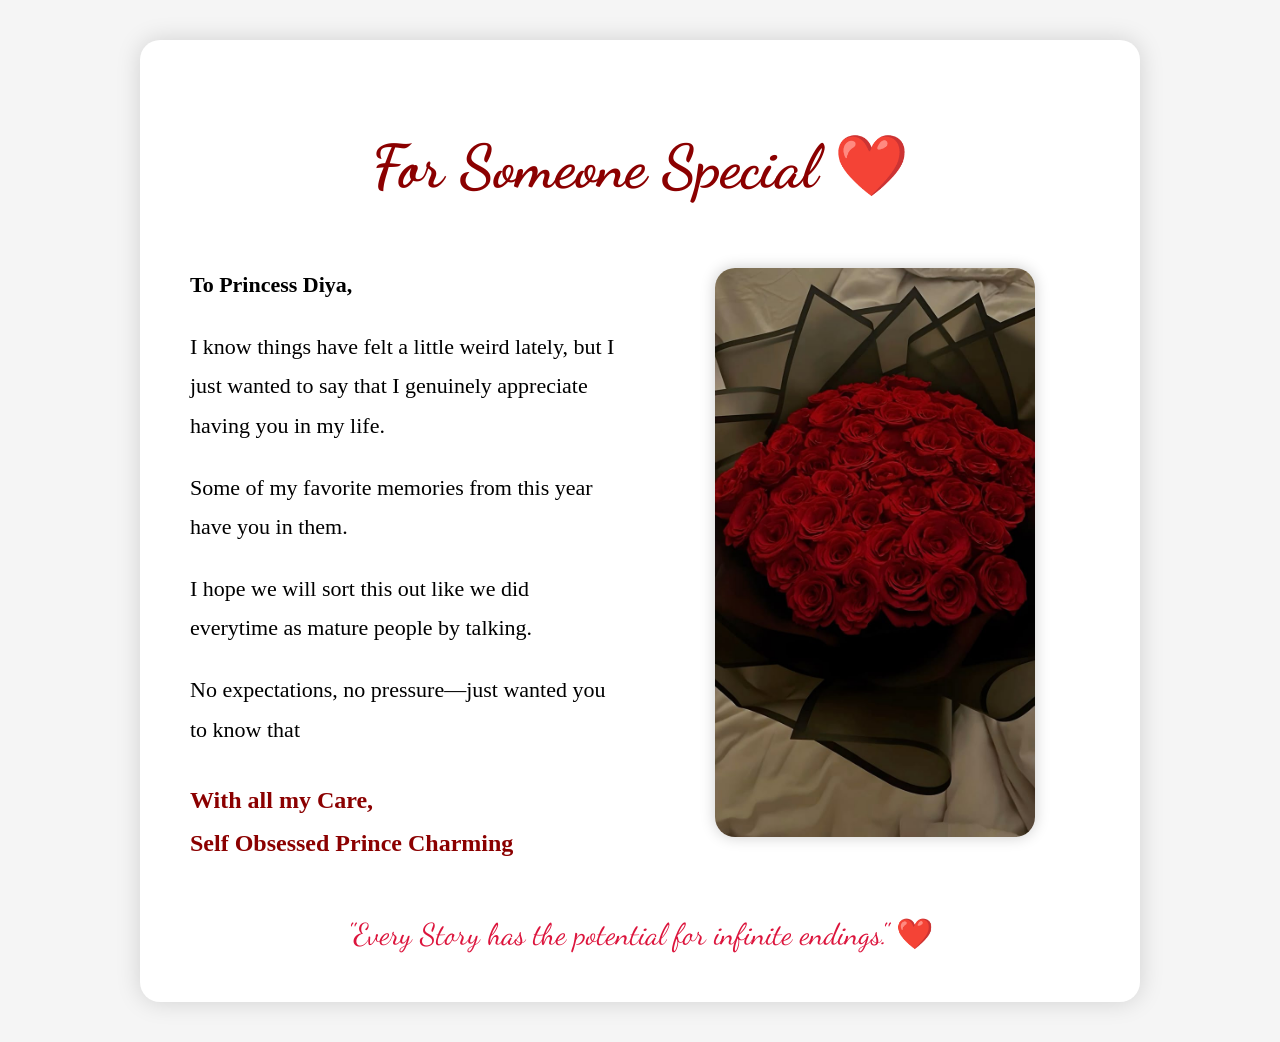
<file: index.html>
<!DOCTYPE html>
<html lang="en">
<head>
    <meta charset="UTF-8">
    <title>For Someone Special ❤️</title>

    <link href="https://fonts.googleapis.com/css2?family=Dancing+Script:wght@700&display=swap" rel="stylesheet">

    <style>

        body{
            background:#f5f5f5;
            font-family: Georgia, serif;
            margin:0;
            padding:40px;
        }

        .container{
            max-width:900px;
            margin:auto;
            background:white;
            padding:50px;
            border-radius:20px;
            box-shadow:0 0 25px rgba(0,0,0,0.15);
        }

        h1{
            text-align:center;
            color:darkred;
            font-size:60px;
            margin-bottom:40px;
            font-family:'Dancing Script', cursive;
        }

        .content{
            display:flex;
            gap:40px;
            align-items:center;
            justify-content:space-between;
            flex-wrap:wrap;
        }

        .letter{
            flex:1;
            min-width:300px;
            font-size:22px;
            line-height:1.8;
        }

        .letter p{
            margin-bottom:20px;
        }

        .photo{
            flex:1;
            text-align:center;
        }

        .photo img{
            width:320px;
            max-width:100%;
            border-radius:20px;
            box-shadow:0 0 15px rgba(0,0,0,0.2);
        }

        .signature{
            margin-top:30px;
            font-size:24px;
            color:darkred;
            font-weight:bold;
        }

        .quote{
            text-align:center;
            margin-top:50px;
            font-size:30px;
            color:crimson;
            font-family:'Dancing Script', cursive;
        }

    </style>
</head>
<body>

<div class="container">

    <h1>For Someone Special ❤️</h1>

    <div class="content">

        <div class="letter">

            <p><strong>To Princess Diya,</strong></p>

            <p>
                I know things have felt a little weird lately, but I just wanted to say that I genuinely appreciate having you in my life.
            </p>

            <p>
                Some of my favorite memories from this year have you in them.
            </p>

            <p>
                I hope we will sort this out like we did everytime as mature people by talking.
            </p>

            <p>
                No expectations, no pressure—just wanted you to know that
            </p>

            <div class="signature">
                With all my Care,<br>
                Self Obsessed Prince Charming
            </div>

        </div>

        <div class="photo">
         <img src="./Boquet.jpg" alt="Bouquet">
        </div>

    </div>

    <div class="quote">
        "Every Story has the potential for infinite endings." ❤️
    </div>

</div>

</body>
</html>
</file>
